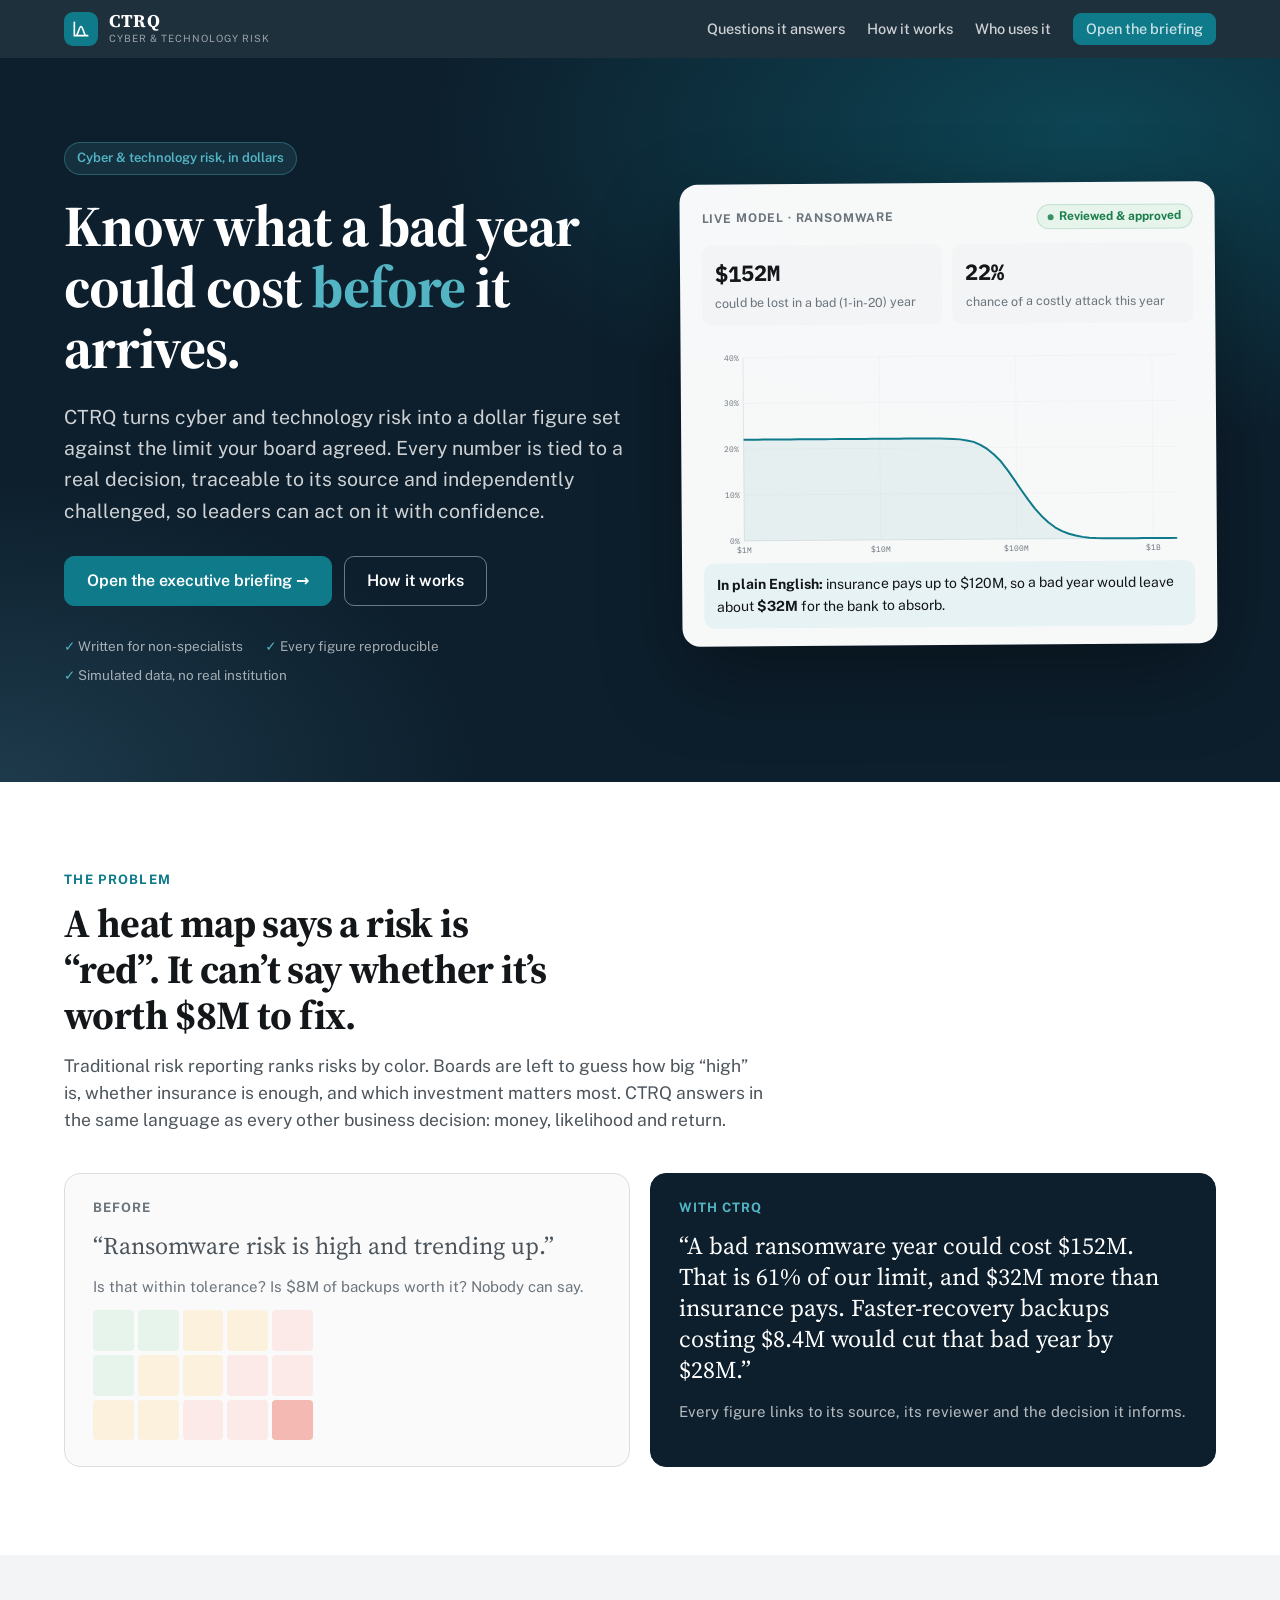
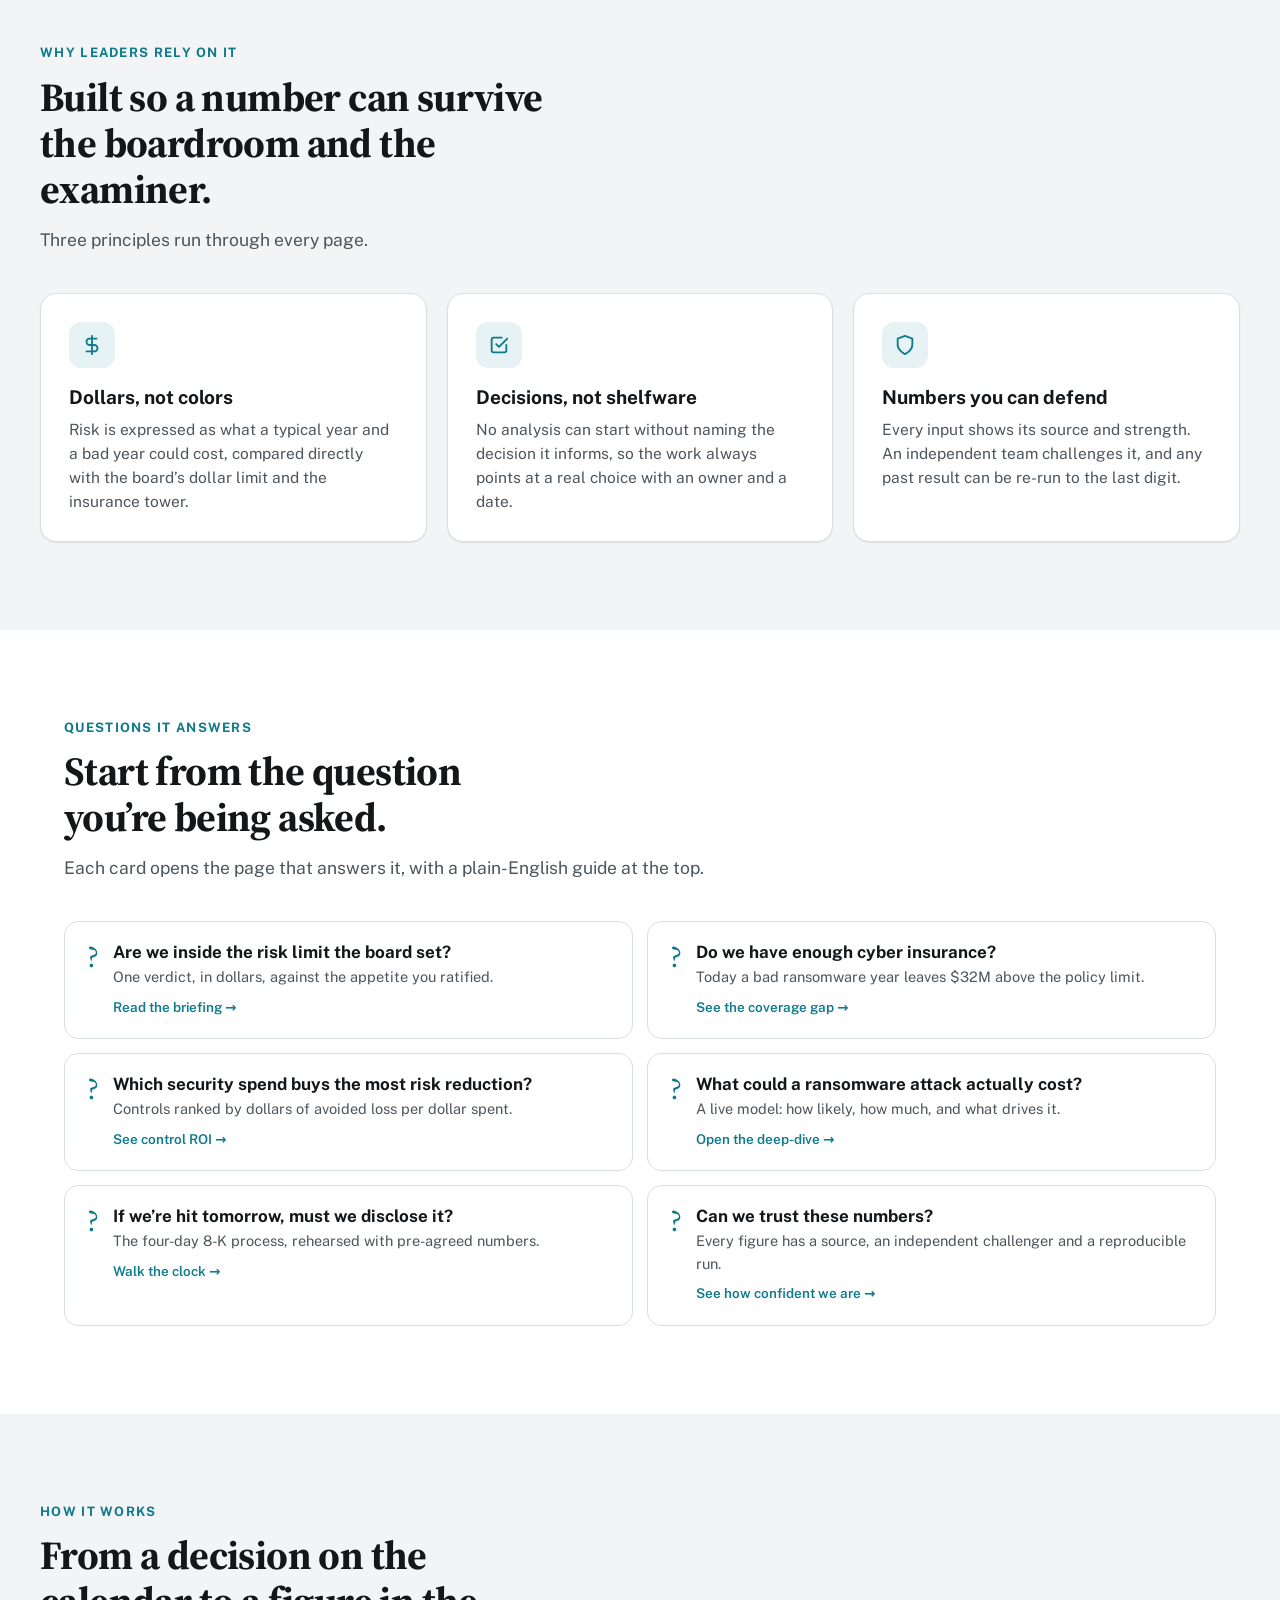
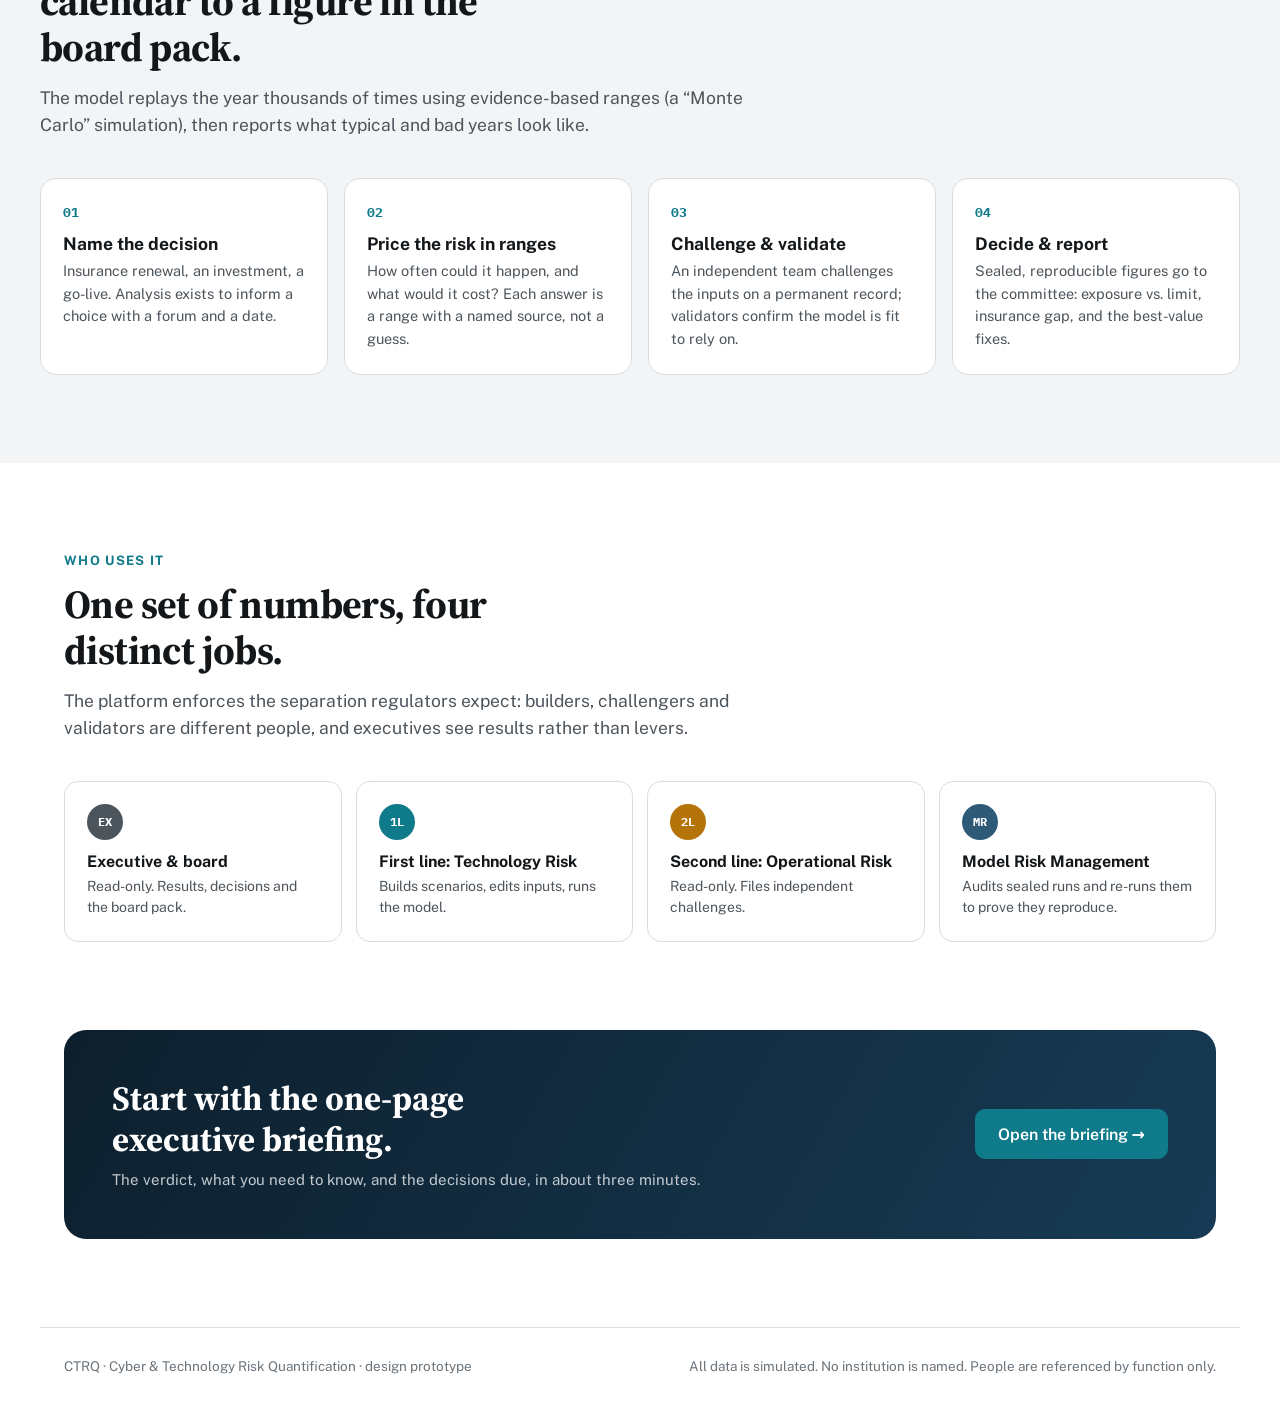
<file: index.html>
<!DOCTYPE html>
<html lang="en">
<head>
  <meta charset="utf-8">
  <meta name="viewport" content="width=device-width, initial-scale=1">
  <title>CTRQ: Cyber &amp; Technology Risk Quantification</title>
  <meta name="description" content="Cyber and technology risk in dollars, set against the limit the board agreed. Every figure tied to a decision, traceable to its source and reproducible. Interactive prototype with simulated data.">
  <meta name="theme-color" content="#0D1F2D">
  <meta property="og:title" content="CTRQ: Cyber &amp; Technology Risk Quantification">
  <meta property="og:site_name" content="Emerging Tech Risk">
  <meta property="og:description" content="Know what a bad year could cost before it arrives. Cyber and technology risk in dollars, against board appetite, explained for executives.">
  <meta property="og:type" content="website">
  <meta property="og:url" content="https://emergingtechrisk.com/Cyber-Tech-Risk-Quantification/">
  <meta name="twitter:card" content="summary">
  <meta name="twitter:title" content="CTRQ: Cyber &amp; Technology Risk Quantification">
  <link rel="icon" href="data:image/svg+xml,%3Csvg xmlns='http://www.w3.org/2000/svg' viewBox='0 0 100 100'%3E%3Crect width='100' height='100' rx='22' fill='%230D1F2D'/%3E%3Crect x='24' y='24' width='52' height='52' rx='11' fill='%230E7A8A'/%3E%3Cpath d='M33 64c6 0 8-26 17-26s11 26 17 26' fill='none' stroke='%23fff' stroke-width='5' stroke-linecap='round'/%3E%3C/svg%3E">
  <link rel="preconnect" href="https://fonts.googleapis.com">
  <link rel="preconnect" href="https://fonts.gstatic.com" crossorigin>
  <link href="https://fonts.googleapis.com/css2?family=IBM+Plex+Mono:wght@400;600;700&family=Public+Sans:wght@400;500;600;700;800&family=Source+Serif+4:opsz,wght@8..60,600;8..60,700&display=swap" rel="stylesheet">
  <link rel="stylesheet" href="assets/css/styles.css">
</head>
<body>
  <div id="app" aria-live="off"></div>
  <noscript><div style="padding:24px;font-family:sans-serif">This interactive prototype needs JavaScript enabled.</div></noscript>
  <script src="assets/js/engine.js"></script>
  <script src="assets/js/data.js"></script>
  <script src="assets/js/app.js"></script>
</body>
</html>
</file>
<file: assets/css/styles.css>
/* CTRQ design system. Tokens first, then layout, components, pages, responsive, print. */

:root {
  --ink: #0D1F2D;
  --ink-2: #16324A;
  --accent: #0E7A8A;
  --accent-hover: #0C6875;
  --accent-tint: #E6F2F4;
  --accent-line: #BFDEE3;
  --accent-bright: #53B4C4;
  --steel: #4E8CA8;
  --steel-dark: #2E5A78;
  --canvas: #F2F4F5;
  --card: #FFFFFF;
  --line: #D9DEE3;
  --line-soft: #ECEFF2;
  --line-strong: #BCC2C8;
  --text: #14171A;
  --text-2: #4D555C;
  --text-3: #6B747C;
  --text-4: #8A939B;

  --ok: #1B7F4B;   --ok-bg: #E7F4EC;   --ok-line: #BFE0CC;
  --warn: #8A5A06; --warn-bg: #FBF1DD; --warn-line: #ECD3A0; --warn-fill: #E0B45C;
  --danger: #B3261E; --danger-bg: #FBEAE8; --danger-line: #EFC4BF; --critical: #8E1B12;
  --info: #2E5A78; --info-bg: #E8F0F6; --info-line: #C9DCE9;
  --neutral-bg: #F4F5F6; --neutral-line: #D7DBDF;
  --t3: #E0B45C;

  --font-ui: "Public Sans", system-ui, -apple-system, "Segoe UI", sans-serif;
  --font-display: "Source Serif 4", Georgia, "Times New Roman", serif;
  --font-mono: "IBM Plex Mono", ui-monospace, "SF Mono", Menlo, monospace;

  --r-card: 12px; --r-ctl: 8px;
  --shadow-1: 0 1px 2px rgba(13,31,45,0.05), 0 1px 1px rgba(13,31,45,0.03);
  --shadow-2: 0 8px 24px rgba(13,31,45,0.08), 0 2px 6px rgba(13,31,45,0.05);
  --shadow-3: 0 24px 60px rgba(13,31,45,0.22);
  --ease: cubic-bezier(0.2, 0, 0, 1);
}

* { box-sizing: border-box; }
html, body { margin: 0; padding: 0; }
body {
  background: var(--canvas); color: var(--text);
  font-family: var(--font-ui); font-size: 15px; line-height: 1.55;
  -webkit-font-smoothing: antialiased; text-rendering: optimizeLegibility;
}
a { color: var(--accent); text-decoration: none; }
a:hover { color: var(--accent-hover); text-decoration: underline; text-underline-offset: 2px; }
button, input, select, textarea { font: inherit; color: inherit; }
button { cursor: pointer; }
:focus-visible { outline: 3px solid rgba(14,122,138,0.45); outline-offset: 2px; border-radius: 4px; }
input[type="range"], input[type="checkbox"], input[type="radio"] { accent-color: var(--accent); }
h1, h2, h3, h4 { margin: 0; line-height: 1.2; }
p { margin: 0 0 0.8em; }
p:last-child { margin-bottom: 0; }
ul, ol { margin: 0; padding-left: 1.2em; }
.mono { font-family: var(--font-mono); font-variant-numeric: tabular-nums; }
.serif { font-family: var(--font-display); }
.muted { color: var(--text-3); }
.small { font-size: 13px; }
.xs { font-size: 12px; }
.nowrap { white-space: nowrap; }
.sr-only { position: absolute; width: 1px; height: 1px; padding: 0; margin: -1px; overflow: hidden; clip: rect(0,0,0,0); white-space: nowrap; border: 0; }
.skip-link { position: absolute; left: 12px; top: -60px; background: var(--ink); color: #fff; padding: 10px 14px; border-radius: 8px; z-index: 200; }
.skip-link:focus { top: 12px; color: #fff; }

@keyframes fadeUp { from { opacity: 0; transform: translateY(8px); } to { opacity: 1; transform: none; } }
@keyframes toastIn { from { opacity: 0; transform: translateY(10px); } to { opacity: 1; transform: none; } }
@keyframes pulse { 0%,100% { opacity: 1; } 50% { opacity: 0.45; } }
@media (prefers-reduced-motion: reduce) { *, *::before, *::after { animation: none !important; transition: none !important; } }

/* ============ Buttons ============ */
.btn {
  display: inline-flex; align-items: center; justify-content: center; gap: 8px;
  min-height: 40px; padding: 9px 16px; border-radius: var(--r-ctl);
  border: 1px solid var(--line-strong); background: #fff; color: var(--text);
  font-size: 14px; font-weight: 600; line-height: 1.2; text-decoration: none;
  transition: background 140ms var(--ease), border-color 140ms var(--ease), color 140ms var(--ease), transform 140ms var(--ease);
}
.btn:hover { border-color: var(--accent); color: var(--accent); text-decoration: none; }
.btn-primary { background: var(--accent); border-color: var(--accent); color: #fff; }
.btn-primary:hover { background: var(--accent-hover); border-color: var(--accent-hover); color: #fff; }
.btn-dark { background: var(--ink); border-color: var(--ink); color: #fff; }
.btn-dark:hover { background: var(--ink-2); color: #fff; border-color: var(--ink-2); }
.btn-ghost { background: transparent; border-color: transparent; color: var(--accent); padding-left: 6px; padding-right: 6px; }
.btn-ghost:hover { background: var(--accent-tint); }
.btn-lg { min-height: 50px; padding: 13px 22px; font-size: 16px; border-radius: 10px; }
.btn-sm { min-height: 32px; padding: 6px 12px; font-size: 13px; }
.btn[disabled], .btn.is-locked { background: #EEF0F2; border-color: #E1E4E7; color: #97A0A8; cursor: not-allowed; }
.btn-row { display: flex; gap: 10px; flex-wrap: wrap; align-items: center; }

.info-btn {
  display: inline-grid; place-items: center; width: 20px; height: 20px; flex: none;
  border-radius: 50%; border: 1px solid var(--line-strong); background: #fff; color: var(--text-3);
  font-family: var(--font-display); font-style: italic; font-weight: 600; font-size: 12.5px; line-height: 1; padding: 0;
  vertical-align: -4px; transition: all 120ms var(--ease);
}
.info-btn:hover { border-color: var(--accent); color: var(--accent); background: var(--accent-tint); }
.on-dark .info-btn { background: transparent; border-color: rgba(255,255,255,0.4); color: rgba(255,255,255,0.8); }
.on-dark .info-btn:hover { border-color: #fff; color: #fff; background: rgba(255,255,255,0.1); }
.term { border-bottom: 1px dotted currentColor; cursor: help; background: none; border-top: 0; border-left: 0; border-right: 0; padding: 0; color: inherit; font: inherit; }
.term:hover { color: var(--accent); }

/* ============ Chips / badges ============ */
.chip { display: inline-flex; align-items: center; gap: 6px; padding: 2px 10px; border-radius: 999px; font-size: 12px; font-weight: 700; line-height: 1.6; white-space: nowrap; border: 1px solid; }
.chip::before { content: ""; width: 6px; height: 6px; border-radius: 50%; background: currentColor; opacity: 0.85; }
.chip.plain::before { display: none; }
.tone-ok { background: var(--ok-bg); color: var(--ok); border-color: var(--ok-line); }
.tone-warn { background: var(--warn-bg); color: var(--warn); border-color: var(--warn-line); }
.tone-danger { background: var(--danger-bg); color: var(--critical); border-color: var(--danger-line); }
.tone-info { background: var(--info-bg); color: var(--info); border-color: var(--info-line); }
.tone-neutral { background: var(--neutral-bg); color: var(--text-2); border-color: var(--neutral-line); }
.tone-accent { background: var(--accent-tint); color: #0C5560; border-color: var(--accent-line); }
.tier { display: inline-block; font-family: var(--font-mono); font-size: 11.5px; font-weight: 700; padding: 1px 7px; border-radius: 5px; border: 1px solid; white-space: nowrap; }
.tier-T1 { background: var(--ink); color: #fff; border-color: var(--ink); }
.tier-T2 { background: var(--info-bg); color: var(--info); border-color: var(--info-line); }
.tier-T3 { background: var(--warn-bg); color: var(--warn); border-color: var(--warn-line); }

/* ============ Cards ============ */
.card { background: var(--card); border: 1px solid var(--line); border-radius: var(--r-card); padding: 20px 22px; box-shadow: var(--shadow-1); min-width: 0; }
.card-dark { background: var(--ink); border-color: var(--ink); color: #fff; }
.card-head { display: flex; align-items: center; justify-content: space-between; gap: 10px; margin-bottom: 14px; flex-wrap: wrap; }
.card-title { display: flex; align-items: center; gap: 8px; font-size: 13px; font-weight: 700; letter-spacing: 0.06em; text-transform: uppercase; color: var(--text-3); }
.card-dark .card-title { color: rgba(255,255,255,0.6); }
.card-sub { font-size: 13.5px; color: var(--text-3); margin: -8px 0 14px; }
.card-foot { font-size: 13px; color: var(--text-3); margin-top: 14px; padding-top: 12px; border-top: 1px solid var(--line-soft); }
.grid { display: grid; gap: 16px; }
.g-2 { grid-template-columns: repeat(2, minmax(0, 1fr)); }
.g-3 { grid-template-columns: repeat(3, minmax(0, 1fr)); }
.g-auto { grid-template-columns: repeat(auto-fit, minmax(220px, 1fr)); }
.g-side { grid-template-columns: minmax(0, 1.6fr) minmax(0, 1fr); align-items: start; }
.stack { display: grid; gap: 16px; align-content: start; }
.section { margin-bottom: 20px; }
.section-title { font-family: var(--font-display); font-size: 22px; font-weight: 700; margin: 30px 0 12px; display: flex; align-items: center; gap: 10px; }
.section-title:first-child { margin-top: 0; }
.section-lede { color: var(--text-2); margin: -4px 0 14px; max-width: 72ch; }

/* KPI tiles */
.kpi { display: flex; flex-direction: column; gap: 4px; }
.kpi-label { display: flex; align-items: center; gap: 8px; font-size: 13px; font-weight: 600; color: var(--text-2); }
.card-dark .kpi-label { color: rgba(255,255,255,0.72); }
.kpi-value { font-family: var(--font-mono); font-variant-numeric: tabular-nums; font-size: 32px; font-weight: 600; letter-spacing: -0.02em; line-height: 1.15; }
.kpi-value small { font-size: 16px; color: var(--text-3); font-weight: 500; }
.kpi-note { font-size: 13px; color: var(--text-3); }
.card-dark .kpi-note { color: rgba(255,255,255,0.68); }
.kpi-tech { font-family: var(--font-mono); font-size: 11.5px; color: var(--text-4); letter-spacing: 0.02em; }
.card-dark .kpi-tech { color: rgba(255,255,255,0.45); }

/* meters */
.meter { height: 8px; background: #EDF0F2; border-radius: 99px; overflow: hidden; position: relative; }
.card-dark .meter { background: rgba(255,255,255,0.14); }
.meter > span { display: block; height: 100%; border-radius: 99px; }
.fill-ok { background: var(--ok); } .fill-warn { background: var(--warn-fill); } .fill-danger { background: var(--danger); } .fill-accent { background: var(--accent); } .fill-ink { background: var(--ink); } .fill-steel { background: var(--steel); }

/* callouts */
.callout { display: flex; gap: 14px; padding: 16px 18px; border-radius: var(--r-card); border: 1px solid; align-items: flex-start; }
.callout-icon { flex: none; width: 28px; height: 28px; border-radius: 8px; display: grid; place-items: center; font-weight: 800; font-size: 14px; }
.callout h4 { font-size: 15px; margin-bottom: 3px; }
.callout p { font-size: 14px; color: var(--text-2); }
.callout.tone-ok .callout-icon { background: var(--ok); color: #fff; }
.callout.tone-warn .callout-icon { background: var(--warn-fill); color: var(--ink); }
.callout.tone-danger .callout-icon { background: var(--danger); color: #fff; }
.callout.tone-info .callout-icon { background: var(--info); color: #fff; }
.callout.tone-accent .callout-icon { background: var(--accent); color: #fff; }
.callout h4, .callout p { color: var(--text); }
.callout p { color: var(--text-2); }

/* page guide ("About this page") */
.page-guide { background: #fff; border: 1px solid var(--accent-line); border-radius: var(--r-card); margin-bottom: 22px; box-shadow: var(--shadow-1); overflow: hidden; }
.page-guide summary { list-style: none; cursor: pointer; display: flex; align-items: center; gap: 12px; padding: 14px 18px; background: linear-gradient(90deg, var(--accent-tint), #fff 70%); }
.page-guide summary::-webkit-details-marker { display: none; }
.page-guide .pg-badge { flex: none; width: 30px; height: 30px; border-radius: 8px; background: var(--accent); color: #fff; display: grid; place-items: center; font-family: var(--font-display); font-style: italic; font-weight: 700; }
.page-guide .pg-what { flex: 1; font-size: 15px; color: var(--text); }
.page-guide .pg-what b { display: block; font-size: 12px; letter-spacing: 0.07em; text-transform: uppercase; color: #0C5560; margin-bottom: 1px; }
.page-guide .pg-toggle { flex: none; font-size: 13px; font-weight: 600; color: var(--accent); white-space: nowrap; }
.page-guide .pg-toggle::after { content: " \25BE"; }
.page-guide[open] .pg-toggle::after { content: " \25B4"; }
.page-guide .pg-body { display: grid; grid-template-columns: 1fr 1fr; gap: 0; border-top: 1px solid var(--line-soft); }
.page-guide .pg-col { padding: 14px 18px 16px; }
.page-guide .pg-col + .pg-col { border-left: 1px solid var(--line-soft); }
.page-guide h5 { margin: 0 0 6px; font-size: 12px; letter-spacing: 0.07em; text-transform: uppercase; color: var(--text-3); }
.page-guide li { font-size: 14px; color: var(--text-2); margin-bottom: 5px; }

/* tables */
.table-wrap { overflow-x: auto; -webkit-overflow-scrolling: touch; margin: 0 -22px; padding: 0 22px; }
table.tbl { width: 100%; border-collapse: collapse; font-size: 14px; }
.tbl th { text-align: left; font-size: 12px; font-weight: 700; letter-spacing: 0.05em; text-transform: uppercase; color: var(--text-3); padding: 0 12px 10px; border-bottom: 1px solid var(--line); white-space: nowrap; }
.tbl td { padding: 12px; border-bottom: 1px solid var(--line-soft); vertical-align: top; }
.tbl tr:last-child td { border-bottom: 0; }
.tbl th:first-child, .tbl td:first-child { padding-left: 0; }
.tbl th:last-child, .tbl td:last-child { padding-right: 0; }
.tbl .num { text-align: right; font-family: var(--font-mono); font-variant-numeric: tabular-nums; white-space: nowrap; }
.tbl tr.clickable { cursor: pointer; }
.tbl tr.clickable:hover td { background: #F7F9FA; }
.tbl .t-main { font-weight: 600; }
.tbl .t-sub { font-size: 13px; color: var(--text-3); margin-top: 2px; }

/* list rows */
.rows > * { padding: 12px 0; border-bottom: 1px solid var(--line-soft); }
.rows > *:last-child { border-bottom: 0; }
.kv { display: flex; justify-content: space-between; gap: 12px; font-size: 14px; padding: 9px 0; border-bottom: 1px solid var(--line-soft); }
.kv:last-child { border-bottom: 0; }
.kv > span:first-child { color: var(--text-2); }
.kv > span:last-child { font-weight: 600; text-align: right; }

/* ============ App shell ============ */
.app { display: flex; min-height: 100vh; }
.sidebar { width: 268px; flex: none; background: var(--ink); color: #fff; display: flex; flex-direction: column; position: sticky; top: 0; height: 100vh; }
.brand { display: flex; align-items: center; gap: 11px; padding: 18px 18px 16px; border-bottom: 1px solid rgba(255,255,255,0.08); color: #fff; text-decoration: none; }
.brand:hover { text-decoration: none; color: #fff; }
.brand-mark { width: 34px; height: 34px; border-radius: 9px; background: var(--accent); display: grid; place-items: center; flex: none; }
.brand-name { font-family: var(--font-display); font-weight: 700; font-size: 18px; letter-spacing: 0.04em; line-height: 1.05; display: block; }
.brand-sub { display: block; font-size: 10px; letter-spacing: 0.1em; text-transform: uppercase; color: rgba(255,255,255,0.55); }
.nav { padding: 12px 12px; flex: 1; overflow-y: auto; }
.nav-group { margin-bottom: 14px; }
.nav-label { font-size: 10.5px; font-weight: 700; letter-spacing: 0.1em; text-transform: uppercase; color: rgba(255,255,255,0.42); padding: 0 10px 6px; }
.nav-item { display: flex; align-items: center; gap: 11px; padding: 8px 10px; border-radius: 8px; color: rgba(255,255,255,0.78); text-decoration: none; margin-bottom: 1px; transition: background 120ms var(--ease), color 120ms var(--ease); }
.nav-item:hover { background: rgba(255,255,255,0.06); color: #fff; text-decoration: none; }
.nav-item svg { flex: none; stroke: rgba(255,255,255,0.55); }
.nav-item .nl { display: grid; line-height: 1.25; min-width: 0; }
.nav-item .nl b { font-size: 14px; font-weight: 600; }
.nav-item .nl small { font-size: 11.5px; color: rgba(255,255,255,0.48); white-space: nowrap; overflow: hidden; text-overflow: ellipsis; }
.nav-item.active { background: rgba(83,180,196,0.16); color: #fff; box-shadow: inset 3px 0 0 var(--accent-bright); }
.nav-item.active svg { stroke: var(--accent-bright); }
.nav-hint { margin: 4px 10px 0; font-size: 12px; color: rgba(255,255,255,0.5); line-height: 1.45; }
.nav-hint button { background: none; border: 0; color: var(--accent-bright); padding: 0; font-size: 12px; font-weight: 600; }
.sidebar-foot { padding: 14px 16px; border-top: 1px solid rgba(255,255,255,0.08); display: flex; align-items: center; gap: 10px; }
.avatar { width: 36px; height: 36px; border-radius: 50%; display: grid; place-items: center; font-family: var(--font-mono); font-size: 12px; font-weight: 700; color: #fff; flex: none; }
.av-neutral { background: #4D555C; } .av-accent { background: var(--accent); } .av-warn { background: #B5740A; } .av-info { background: var(--steel-dark); }
.sidebar-foot .who { line-height: 1.3; min-width: 0; }
.sidebar-foot .who b { display: block; font-size: 13px; white-space: nowrap; overflow: hidden; text-overflow: ellipsis; }
.sidebar-foot .who small { font-size: 11.5px; color: rgba(255,255,255,0.55); }

.main { flex: 1; min-width: 0; display: flex; flex-direction: column; }
.topbar { position: sticky; top: 0; z-index: 40; background: rgba(255,255,255,0.94); backdrop-filter: saturate(1.4) blur(8px); border-bottom: 1px solid var(--line); display: flex; align-items: center; gap: 16px; padding: 10px 28px; min-height: 68px; }
.menu-btn { display: none; width: 42px; height: 42px; border: 1px solid var(--line-strong); border-radius: 10px; background: #fff; place-items: center; flex: none; padding: 0; }
.page-head { flex: 1; min-width: 0; }
.crumb { font-size: 12px; color: var(--text-3); display: flex; gap: 6px; align-items: center; }
.crumb a { color: var(--text-3); }
.page-title { font-family: var(--font-display); font-size: 22px; font-weight: 700; letter-spacing: -0.01em; white-space: nowrap; overflow: hidden; text-overflow: ellipsis; }
.sim-pill { font-size: 12px; font-weight: 600; color: var(--warn); background: var(--warn-bg); border: 1px solid var(--warn-line); padding: 4px 11px; border-radius: 999px; white-space: nowrap; }
.role-switch { display: flex; align-items: center; gap: 8px; }
.role-switch label { font-size: 12px; color: var(--text-3); font-weight: 600; white-space: nowrap; }
.seg { display: inline-flex; border: 1px solid var(--line-strong); border-radius: 10px; padding: 3px; background: #fff; gap: 2px; }
.seg button { border: 0; background: transparent; padding: 6px 12px; border-radius: 7px; font-size: 13px; font-weight: 600; color: var(--text-2); white-space: nowrap; }
.seg button:hover { background: var(--canvas); color: var(--text); }
.seg button[aria-pressed="true"] { background: var(--ink); color: #fff; }
.role-strip { display: flex; align-items: center; gap: 12px; padding: 9px 28px; font-size: 13.5px; border-bottom: 1px solid; }
.role-strip b { white-space: nowrap; }
.role-strip span { flex: 1; min-width: 0; }
.content { width: 100%; max-width: 1240px; margin: 0 auto; padding: 28px 28px 72px; animation: fadeUp 260ms var(--ease); }
.page-intro { display: flex; justify-content: space-between; align-items: flex-end; gap: 8px 20px; margin-bottom: 18px; flex-wrap: wrap; }
.page-intro p { margin: 0; color: var(--text-2); max-width: 70ch; font-size: 15.5px; }
.asof { font-family: var(--font-mono); font-size: 12px; color: var(--text-3); white-space: nowrap; }

/* ============ Executive briefing ============ */
.verdict { display: grid; grid-template-columns: auto 1fr auto; gap: 20px; align-items: center; padding: 24px 26px; border-radius: 16px; background: linear-gradient(120deg, var(--ink) 0%, #143049 100%); color: #fff; box-shadow: var(--shadow-2); margin-bottom: 18px; }
.verdict-badge { width: 64px; height: 64px; border-radius: 16px; display: grid; place-items: center; background: var(--warn-fill); color: var(--ink); font-weight: 800; font-size: 13px; letter-spacing: 0.06em; text-transform: uppercase; text-align: center; line-height: 1.1; }
.verdict-badge.ok { background: #5CC48C; } .verdict-badge.danger { background: #E86A5E; color: #fff; }
.verdict-kicker { font-size: 12px; letter-spacing: 0.09em; text-transform: uppercase; color: rgba(255,255,255,0.6); font-weight: 700; margin-bottom: 4px; }
.verdict h2 { font-family: var(--font-display); font-size: 25px; font-weight: 700; line-height: 1.25; letter-spacing: -0.01em; }
.verdict p { margin: 8px 0 0; color: rgba(255,255,255,0.78); font-size: 15px; max-width: 75ch; }
.verdict-gauge { width: 190px; }
.verdict-gauge .big { font-family: var(--font-mono); font-size: 34px; font-weight: 600; line-height: 1; }
.verdict-gauge .lab { font-size: 12.5px; color: rgba(255,255,255,0.66); margin: 4px 0 10px; }

.know-list { counter-reset: know; display: grid; gap: 12px; }
.know { display: grid; grid-template-columns: 40px 1fr; gap: 14px; padding: 18px 20px; background: #fff; border: 1px solid var(--line); border-radius: var(--r-card); box-shadow: var(--shadow-1); }
.know-n { width: 36px; height: 36px; border-radius: 10px; display: grid; place-items: center; font-family: var(--font-mono); font-weight: 700; font-size: 14px; }
.know h4 { font-size: 16.5px; margin-bottom: 4px; }
.know p { color: var(--text-2); font-size: 14.5px; margin-bottom: 8px; }
.know .so { font-size: 14px; background: var(--canvas); border-radius: 8px; padding: 9px 12px; color: var(--text); }
.know .so b { color: #0C5560; }
.know .meta { display: flex; gap: 14px; flex-wrap: wrap; margin-top: 8px; font-size: 13px; }

.decision-card { display: grid; grid-template-columns: 1fr auto; gap: 8px 18px; padding: 18px 20px; border: 1px solid var(--line); border-radius: var(--r-card); background: #fff; box-shadow: var(--shadow-1); }
.decision-card h4 { font-size: 16px; }
.decision-card .dmeta { font-size: 13px; color: var(--text-3); margin-top: 2px; }
.decision-card .due { text-align: right; }
.decision-card .due b { display: block; font-family: var(--font-mono); font-size: 15px; }
.decision-card .dbody { grid-column: 1 / -1; display: grid; grid-template-columns: 1fr 1fr; gap: 12px; margin-top: 6px; }
.decision-card .dbox { background: var(--canvas); border-radius: 9px; padding: 11px 13px; font-size: 14px; }
.decision-card .dbox h5 { margin: 0 0 4px; font-size: 11.5px; letter-spacing: 0.07em; text-transform: uppercase; color: var(--text-3); }
.decision-card .dbox.rec { background: var(--accent-tint); }
.decision-card .dbox.rec h5 { color: #0C5560; }

.confidence { display: grid; grid-template-columns: repeat(4, minmax(0,1fr)); gap: 12px; }
.confidence.c2 { grid-template-columns: repeat(2, minmax(0,1fr)); }
#main:focus { outline: none; }
.conf-item { padding: 14px 16px; border-radius: 10px; background: var(--canvas); }
.conf-item .ci-top { display: flex; align-items: center; justify-content: space-between; gap: 6px; font-size: 13px; color: var(--text-2); font-weight: 600; margin-bottom: 4px; }
.conf-item .ci-val { font-size: 17px; font-weight: 700; }
.conf-item .ci-note { font-size: 13px; color: var(--text-3); margin-top: 2px; }

/* ============ Scenario bars ============ */
.sbar { display: grid; grid-template-columns: 230px 1fr 84px; gap: 14px; align-items: center; padding: 9px 10px; border-radius: 8px; cursor: pointer; text-decoration: none; color: inherit; }
.sbar:hover { background: #F5F7F8; text-decoration: none; color: inherit; }
.sbar .sname { font-size: 14px; font-weight: 600; white-space: nowrap; overflow: hidden; text-overflow: ellipsis; }
.sbar .sstat { font-size: 12px; font-weight: 600; }
.sbar .track { position: relative; height: 16px; background: #EDF0F2; border-radius: 4px; }
.sbar .track > .fill { position: absolute; left: 0; top: 0; bottom: 0; border-radius: 4px; min-width: 3px; }
.sbar .track > .fill.hatch { background-image: repeating-linear-gradient(45deg, rgba(255,255,255,0.35) 0 4px, transparent 4px 8px); }
.sbar .track > .tick { position: absolute; top: -4px; bottom: -4px; width: 2px; background: var(--ink); }
.sbar .sval { text-align: right; font-family: var(--font-mono); font-weight: 600; font-size: 14px; }
.legend { display: flex; gap: 6px 16px; flex-wrap: wrap; font-size: 12.5px; color: var(--text-2); }
.legend i { display: inline-block; width: 12px; height: 12px; border-radius: 3px; vertical-align: -2px; margin-right: 6px; }

.mix { display: flex; height: 10px; border-radius: 99px; overflow: hidden; min-width: 90px; }
.mix > span:nth-child(1) { background: var(--ink); } .mix > span:nth-child(2) { background: var(--steel); } .mix > span:nth-child(3) { background: var(--t3); }

.hbar { display: grid; grid-template-columns: 200px 1fr 74px; gap: 12px; align-items: center; padding: 6px 0; font-size: 14px; }
.hbar .htrack { height: 12px; background: #EDF0F2; border-radius: 4px; overflow: hidden; }
.hbar .htrack > span { display: block; height: 100%; border-radius: 4px; }
.hbar .hval { text-align: right; font-family: var(--font-mono); font-size: 13.5px; font-weight: 600; }

/* timeline */
.tl { display: grid; gap: 0; }
.tl-item { display: grid; grid-template-columns: 56px auto 1fr; gap: 12px; align-items: baseline; padding: 10px 0; border-bottom: 1px solid var(--line-soft); font-size: 14px; }
.tl-item:last-child { border-bottom: 0; }

/* ============ Charts ============ */
.chart-wrap { position: relative; }
.chart-wrap svg { width: 100%; height: auto; display: block; overflow: visible; }
.chart-wrap svg text { font-family: var(--font-mono); }
.chart-hint { font-size: 12.5px; color: var(--text-3); margin-top: 6px; }
.lec-readout { min-height: 46px; padding: 10px 14px; border-radius: 9px; background: var(--canvas); font-size: 14px; margin-top: 10px; }
.lec-readout b { font-family: var(--font-mono); }

.reading { background: var(--accent-tint); border: 1px solid var(--accent-line); border-radius: var(--r-card); padding: 18px 20px; }
.reading h4 { font-size: 12.5px; letter-spacing: 0.07em; text-transform: uppercase; color: #0C5560; margin-bottom: 8px; }
.reading ul { padding-left: 1.1em; }
.reading li { margin-bottom: 6px; font-size: 15px; }
.reading li b { font-family: var(--font-mono); font-weight: 700; }

.pct-grid { display: grid; grid-template-columns: repeat(auto-fit, minmax(118px, 1fr)); gap: 10px; }
.pct { border: 1px solid var(--line); border-radius: 10px; padding: 11px 13px; background: #fff; }
.pct .pl { font-size: 12.5px; font-weight: 600; color: var(--text-2); }
.pct .pt { font-family: var(--font-mono); font-size: 11px; color: var(--text-4); }
.pct .pv { font-family: var(--font-mono); font-size: 21px; font-weight: 600; margin-top: 3px; }
.pct.hi { background: var(--danger-bg); border-color: var(--danger-line); }
.pct.hi .pv, .pct.hi .pl { color: var(--critical); }
.pct.mid { background: var(--warn-bg); border-color: var(--warn-line); }
.pct.mid .pv, .pct.mid .pl { color: var(--warn); }

.slider { margin-bottom: 16px; }
.slider-top { display: flex; justify-content: space-between; gap: 10px; font-size: 14px; margin-bottom: 4px; }
.slider-top b { font-family: var(--font-mono); color: var(--accent); }
.slider input[type="range"] { width: 100%; }
.slider .sl-note { font-size: 12.5px; color: var(--text-3); }
.live-badge { font-size: 12px; font-weight: 700; letter-spacing: 0.04em; }
.live-badge.on { color: var(--accent); }
.live-badge.on::before { content: "\25CF "; animation: pulse 1.6s infinite; }
.live-badge.off { color: var(--text-4); }

/* tower */
.tower { position: relative; padding-top: 30px; }
.tower-bar { position: relative; height: 46px; border-radius: 8px; background: #F4F6F7; overflow: hidden; border: 1px solid var(--line); }
.tower-seg { position: absolute; top: 0; bottom: 0; display: flex; align-items: center; justify-content: center; color: #fff; font-size: 12px; font-weight: 700; white-space: nowrap; overflow: hidden; border-right: 1px solid rgba(255,255,255,0.5); }
.tower-gap { position: absolute; top: 0; bottom: 0; background: repeating-linear-gradient(45deg, rgba(192,57,43,0.35) 0 6px, rgba(192,57,43,0.1) 6px 12px); border: 2px solid var(--danger); border-radius: 0 6px 6px 0; }
.tower-mark { position: absolute; top: 22px; bottom: -6px; width: 2px; }
.tower-mlabel { position: absolute; top: 0; transform: translateX(-50%); font-family: var(--font-mono); font-size: 12px; font-weight: 700; white-space: nowrap; }
.tower-axis { position: relative; height: 22px; margin-top: 8px; }
.tower-axis span { position: absolute; transform: translateX(-50%); font-family: var(--font-mono); font-size: 11.5px; color: var(--text-3); }

.gap-hero { display: flex; gap: 18px; align-items: center; padding: 16px 18px; border-radius: 10px; background: var(--danger-bg); border: 1px solid var(--danger-line); margin-bottom: 18px; }
.gap-hero.ok { background: var(--ok-bg); border-color: var(--ok-line); }
.gap-hero .gv { font-family: var(--font-mono); font-size: 30px; font-weight: 700; color: var(--critical); white-space: nowrap; }
.gap-hero.ok .gv { color: var(--ok); }
.gap-hero .gl { font-size: 12px; font-weight: 700; letter-spacing: 0.06em; text-transform: uppercase; color: var(--critical); }
.gap-hero.ok .gl { color: var(--ok); }

.roi-bar { display: flex; align-items: center; gap: 8px; }
.roi-bar span.b { height: 8px; border-radius: 4px; background: var(--accent); }
.roi-bar span.b.low { background: var(--line-strong); }

/* wizard */
.steps { display: flex; gap: 8px; margin-bottom: 18px; flex-wrap: wrap; }
.step { display: flex; align-items: center; gap: 9px; padding: 8px 14px 8px 8px; border-radius: 999px; border: 1px solid var(--line); background: #fff; font-size: 14px; font-weight: 600; color: var(--text-3); }
.step .sn { width: 26px; height: 26px; border-radius: 50%; display: grid; place-items: center; background: var(--canvas); font-family: var(--font-mono); font-size: 12px; }
.step.on { background: var(--ink); border-color: var(--ink); color: #fff; }
.step.on .sn { background: var(--accent); color: #fff; }
.step.done { background: var(--accent-tint); border-color: var(--accent-line); color: #0C5560; }
.step.done .sn { background: var(--accent); color: #fff; }
.pick { display: flex; gap: 12px; align-items: center; width: 100%; text-align: left; padding: 13px 15px; border: 1px solid var(--line); border-radius: 10px; background: #fff; margin-bottom: 8px; }
.pick:hover { border-color: var(--accent); }
.pick[aria-pressed="true"] { border-color: var(--accent); background: var(--accent-tint); box-shadow: inset 0 0 0 1px var(--accent); }
.pick .dot { width: 18px; height: 18px; border-radius: 50%; border: 2px solid var(--line-strong); flex: none; }
.pick[aria-pressed="true"] .dot { border-color: var(--accent); background: radial-gradient(circle, var(--accent) 45%, transparent 50%); }
.tpl-grid { display: grid; grid-template-columns: repeat(3, minmax(0,1fr)); gap: 10px; }
.tpl-grid .pick { display: block; margin: 0; }
.input-num { width: 96px; padding: 7px 9px; border: 1px solid var(--line-strong); border-radius: 7px; font-family: var(--font-mono); background: #fff; }
.input-num:disabled { background: #F4F5F6; color: var(--text-3); }
select.sel, textarea.ta { width: 100%; padding: 9px 11px; border: 1px solid var(--line-strong); border-radius: 8px; background: #fff; }
textarea.ta { min-height: 100px; resize: vertical; }
.progress { height: 8px; background: #EDF0F2; border-radius: 99px; overflow: hidden; margin: 14px 0 6px; }
.progress > span { display: block; height: 100%; background: var(--accent); transition: width 110ms linear; }

/* ledger */
.ledger-entry { border: 1px solid var(--line); border-left: 4px solid var(--line-strong); border-radius: 10px; padding: 16px 18px; background: #fff; margin-bottom: 12px; box-shadow: var(--shadow-1); }
.ledger-entry.open { border-left-color: var(--danger); }
.ledger-entry.responded { border-left-color: var(--warn-fill); }
.ledger-entry.closed { border-left-color: var(--ok); }
.ledger-head { display: flex; gap: 10px; align-items: center; flex-wrap: wrap; margin-bottom: 8px; }
.ledger-resp { margin-top: 10px; padding: 10px 12px; background: var(--canvas); border-radius: 8px; font-size: 14px; }
.ledger-meta { margin-top: 10px; font-family: var(--font-mono); font-size: 11.5px; color: var(--text-4); word-break: break-word; }

/* materiality */
.clock { display: grid; grid-template-columns: repeat(5, minmax(0,1fr)); gap: 8px; margin-bottom: 18px; }
.clock-step { padding: 12px 14px; border-radius: 10px; border: 1px solid var(--line); background: #fff; }
.clock-step .cd { font-family: var(--font-mono); font-size: 12px; font-weight: 700; }
.clock-step .cl { font-weight: 700; font-size: 14.5px; margin-top: 2px; }
.clock-step .cs { font-size: 12.5px; color: var(--text-3); }
.clock-step.done { background: var(--ok-bg); border-color: var(--ok-line); } .clock-step.done .cd { color: var(--ok); }
.clock-step.active { background: var(--ink); border-color: var(--ink); color: #fff; } .clock-step.active .cd { color: var(--accent-bright); } .clock-step.active .cs { color: rgba(255,255,255,0.65); }
.clock-step.todo .cd, .clock-step.todo .cs { color: var(--text-4); }
.thresh { position: relative; height: 18px; background: #EDF0F2; border-radius: 4px; margin: 14px 0 6px; }
.thresh .range { position: absolute; top: 0; bottom: 0; background: var(--warn-fill); border-radius: 4px; opacity: 0.85; }
.thresh .line { position: absolute; top: -6px; bottom: -6px; width: 3px; background: var(--critical); }

/* board */
.board-layout { display: grid; grid-template-columns: 290px minmax(0, 1fr); gap: 18px; align-items: start; }
.board-controls { position: sticky; top: 90px; }
.toggle-row { display: flex; align-items: center; gap: 10px; padding: 8px 0; font-size: 14.5px; cursor: pointer; }
.toggle-row input { width: 18px; height: 18px; }
.paper { background: #fff; border: 1px solid var(--line); border-radius: 6px; box-shadow: var(--shadow-2); padding: 44px 48px; }
.paper-kicker { font-size: 12px; letter-spacing: 0.09em; text-transform: uppercase; color: var(--accent); font-weight: 700; }
.paper h2 { font-family: var(--font-display); font-size: 30px; margin: 6px 0 6px; }
.paper .byline { font-size: 13px; color: var(--text-3); padding-bottom: 18px; border-bottom: 2px solid var(--ink); margin-bottom: 22px; }
.paper section { margin-bottom: 26px; break-inside: avoid; }
.paper h3 { font-family: var(--font-display); font-size: 19px; margin-bottom: 10px; }
.paper li { margin-bottom: 6px; }
.paper .bottom-line { background: var(--canvas); border-left: 4px solid var(--accent); padding: 14px 16px; border-radius: 0 8px 8px 0; font-size: 15.5px; margin-bottom: 14px; }

/* integrations */
.integ { display: flex; flex-direction: column; gap: 8px; }
.integ .ih { display: flex; justify-content: space-between; gap: 10px; align-items: flex-start; }
.integ .ih b { font-size: 15px; }
.integ .im { display: flex; gap: 6px 14px; flex-wrap: wrap; font-family: var(--font-mono); font-size: 12px; color: var(--text-3); margin-top: auto; padding-top: 6px; border-top: 1px solid var(--line-soft); }

/* guide */
.flow { display: flex; gap: 8px; flex-wrap: wrap; }
.flow-step { flex: 1 1 150px; display: flex; gap: 10px; align-items: center; padding: 12px 14px; border-radius: 10px; background: var(--canvas); font-weight: 600; font-size: 14px; }
.flow-step span:first-child { font-family: var(--font-mono); color: var(--accent); font-weight: 700; }
.role-card h4 { font-size: 16px; }
.role-card .steps-list { counter-reset: s; list-style: none; padding: 0; }
.role-card .steps-list li { position: relative; padding: 7px 0 7px 34px; font-size: 14px; border-bottom: 1px solid var(--line-soft); }
.role-card .steps-list li::before { counter-increment: s; content: counter(s, decimal-leading-zero); position: absolute; left: 0; top: 7px; font-family: var(--font-mono); font-size: 12px; font-weight: 700; color: var(--accent); }
.checks { list-style: none; padding: 0; }
.checks li { padding: 4px 0 4px 24px; position: relative; font-size: 14px; }
.checks li::before { content: "\2713"; position: absolute; left: 0; color: var(--accent); font-weight: 800; }

/* glossary */
.gloss-search { width: 100%; max-width: 460px; padding: 11px 14px; border: 1px solid var(--line-strong); border-radius: 10px; background: #fff; margin-bottom: 16px; }
.gloss-item h4 { font-size: 16.5px; margin-bottom: 6px; font-family: var(--font-display); }
.gloss-item .gw { font-size: 14.5px; color: var(--text-2); }
.gloss-item .gy { margin-top: 10px; font-size: 14px; background: var(--accent-tint); padding: 10px 12px; border-radius: 8px; }
.gloss-item .gy b { color: #0C5560; }

/* ============ Popover (glossary dialog) ============ */
.scrim { position: fixed; inset: 0; background: rgba(13,31,45,0.5); z-index: 90; display: grid; place-items: center; padding: 18px; animation: fadeUp 160ms var(--ease); }
.dialog { background: #fff; border-radius: 16px; max-width: 520px; width: 100%; padding: 24px 26px 20px; box-shadow: var(--shadow-3); position: relative; max-height: 90vh; overflow: auto; }
.dialog .dk { font-size: 11.5px; font-weight: 700; letter-spacing: 0.09em; text-transform: uppercase; color: var(--accent); }
.dialog h3 { font-family: var(--font-display); font-size: 22px; margin: 4px 0 10px; padding-right: 30px; }
.dialog .dw { font-size: 15px; color: var(--text-2); }
.dialog .dy { margin-top: 14px; background: var(--accent-tint); border-radius: 10px; padding: 12px 14px; font-size: 14.5px; }
.dialog .dy b { display: block; color: #0C5560; font-size: 12px; letter-spacing: 0.07em; text-transform: uppercase; margin-bottom: 3px; }
.dialog .close-x { position: absolute; top: 14px; right: 14px; width: 34px; height: 34px; border-radius: 50%; border: 0; background: var(--canvas); font-size: 18px; color: var(--text-2); }
.dialog .close-x:hover { background: var(--line); }
.dialog .dfoot { display: flex; justify-content: space-between; align-items: center; margin-top: 16px; gap: 10px; }

.toast { position: fixed; right: 24px; bottom: 24px; max-width: 440px; background: var(--ink); color: #fff; padding: 14px 18px; border-radius: 12px; box-shadow: var(--shadow-3); z-index: 95; font-size: 14px; animation: toastIn 200ms var(--ease); display: flex; gap: 10px; }
.toast::before { content: "\2713"; color: var(--accent-bright); font-weight: 800; }
.drawer-scrim { display: none; }

/* ============ HERO / landing ============ */
.landing { background: #fff; }
.l-nav { position: sticky; top: 0; z-index: 50; background: rgba(13,31,45,0.92); backdrop-filter: blur(10px); }
.l-nav-in { max-width: 1200px; margin: 0 auto; padding: 12px 24px; display: flex; align-items: center; gap: 20px; }
.l-nav .brand { padding: 0; border: 0; }
.l-links { display: flex; gap: 22px; margin-left: auto; align-items: center; }
.l-links a { color: rgba(255,255,255,0.78); font-size: 14.5px; font-weight: 500; }
.l-links a:hover { color: #fff; text-decoration: none; }
.hero { position: relative; overflow: hidden; background: radial-gradient(1100px 520px at 85% 10%, rgba(14,122,138,0.42), transparent 60%), radial-gradient(800px 500px at 0% 100%, rgba(78,140,168,0.25), transparent 60%), var(--ink); color: #fff; }
.hero-in { max-width: 1200px; margin: 0 auto; padding: 84px 24px 96px; display: grid; grid-template-columns: minmax(0, 1.05fr) minmax(0, 1fr); gap: 56px; align-items: center; }
.eyebrow { display: inline-flex; align-items: center; gap: 8px; font-size: 13px; font-weight: 600; color: var(--accent-bright); background: rgba(83,180,196,0.12); border: 1px solid rgba(83,180,196,0.35); padding: 5px 12px; border-radius: 999px; margin-bottom: 20px; }
.hero h1 { font-family: var(--font-display); font-size: clamp(36px, 5vw, 58px); font-weight: 700; line-height: 1.06; letter-spacing: -0.02em; }
.hero h1 em { font-style: normal; color: var(--accent-bright); }
.hero .lede { font-size: clamp(17px, 1.6vw, 19.5px); color: rgba(255,255,255,0.8); margin: 22px 0 30px; max-width: 56ch; line-height: 1.6; }
.hero .btn-row { gap: 12px; }
.hero .btn-outline { background: transparent; color: #fff; border-color: rgba(255,255,255,0.4); }
.hero .btn-outline:hover { border-color: #fff; color: #fff; background: rgba(255,255,255,0.06); }
.hero-trust { display: flex; gap: 8px 22px; flex-wrap: wrap; margin-top: 30px; font-size: 13.5px; color: rgba(255,255,255,0.62); }
.hero-trust span::before { content: "\2713  "; color: var(--accent-bright); font-weight: 700; }
.hero-card { background: rgba(255,255,255,0.97); color: var(--text); border-radius: 18px; padding: 22px 22px 18px; box-shadow: 0 30px 80px rgba(0,0,0,0.35); transform: rotate(-0.4deg); }
.hero-card .hc-top { display: flex; justify-content: space-between; align-items: center; gap: 10px; margin-bottom: 14px; }
.hero-card .hc-k { font-size: 12px; font-weight: 700; letter-spacing: 0.07em; text-transform: uppercase; color: var(--text-3); }
.hero-card .hc-stats { display: grid; grid-template-columns: 1fr 1fr; gap: 10px; margin-bottom: 12px; }
.hero-card .hc-stat { background: var(--canvas); border-radius: 10px; padding: 11px 13px; }
.hero-card .hc-stat b { display: block; font-family: var(--font-mono); font-size: 22px; }
.hero-card .hc-stat span { font-size: 12.5px; color: var(--text-3); }
.hero-card .hc-say { font-size: 14px; background: var(--accent-tint); border-radius: 10px; padding: 11px 13px; margin-top: 10px; }

.l-section { max-width: 1200px; margin: 0 auto; padding: 88px 24px; }
.l-section.alt { max-width: none; background: var(--canvas); }
.l-section.alt > .l-inner { max-width: 1200px; margin: 0 auto; }
.l-kicker { font-size: 13px; font-weight: 700; letter-spacing: 0.1em; text-transform: uppercase; color: var(--accent); margin-bottom: 10px; }
.l-h2 { font-family: var(--font-display); font-size: clamp(28px, 3.4vw, 40px); font-weight: 700; letter-spacing: -0.015em; max-width: 24ch; line-height: 1.15; }
.l-sub { font-size: 17.5px; color: var(--text-2); margin: 14px 0 40px; max-width: 64ch; }
.problem { display: grid; grid-template-columns: 1fr 1fr; gap: 20px; }
.problem .pc { border-radius: 16px; padding: 26px 28px; border: 1px solid var(--line); }
.problem .pc.old { background: #FAFAFA; }
.problem .pc.new { background: var(--ink); color: #fff; border-color: var(--ink); }
.problem .pc h3 { font-size: 13px; letter-spacing: 0.08em; text-transform: uppercase; margin-bottom: 14px; }
.problem .pc.old h3 { color: var(--text-3); }
.problem .pc.new h3 { color: var(--accent-bright); }
.problem .quote { font-family: var(--font-display); font-size: 24px; line-height: 1.3; margin-bottom: 14px; }
.problem .pc.old .quote { color: var(--text-2); }
.heat { display: grid; grid-template-columns: repeat(5, 1fr); gap: 4px; max-width: 220px; margin-top: 12px; }
.heat span { aspect-ratio: 1; border-radius: 4px; }
.pillars { display: grid; grid-template-columns: repeat(3, minmax(0, 1fr)); gap: 20px; }
.pillar { background: #fff; border: 1px solid var(--line); border-radius: 16px; padding: 28px; box-shadow: var(--shadow-1); }
.pillar .pi { width: 46px; height: 46px; border-radius: 12px; background: var(--accent-tint); display: grid; place-items: center; margin-bottom: 18px; }
.pillar h3 { font-size: 19px; margin-bottom: 8px; }
.pillar p { color: var(--text-2); font-size: 15.5px; }
.qs { display: grid; grid-template-columns: repeat(2, minmax(0, 1fr)); gap: 14px; }
.q { display: grid; grid-template-columns: auto 1fr; gap: 14px; padding: 20px 22px; border-radius: 14px; background: #fff; border: 1px solid var(--line); text-decoration: none; color: inherit; transition: border-color 140ms var(--ease), box-shadow 140ms var(--ease), transform 140ms var(--ease); }
.q:hover { border-color: var(--accent); box-shadow: var(--shadow-2); text-decoration: none; color: inherit; transform: translateY(-1px); }
.q .qm { font-family: var(--font-display); font-size: 30px; color: var(--accent); line-height: 1; }
.q h4 { font-size: 17px; margin-bottom: 4px; }
.q p { font-size: 14.5px; color: var(--text-2); margin-bottom: 6px; }
.q .go { font-size: 13.5px; font-weight: 600; color: var(--accent); }
.how { display: grid; grid-template-columns: repeat(4, minmax(0, 1fr)); gap: 16px; counter-reset: how; }
.how-step { position: relative; padding: 24px 22px; background: #fff; border-radius: 16px; border: 1px solid var(--line); }
.how-step .hn { font-family: var(--font-mono); font-size: 13px; font-weight: 700; color: var(--accent); margin-bottom: 10px; }
.how-step h3 { font-size: 17.5px; margin-bottom: 6px; }
.how-step p { font-size: 14.5px; color: var(--text-2); }
.roles-l { display: grid; grid-template-columns: repeat(4, minmax(0, 1fr)); gap: 14px; }
.role-l { padding: 22px; border-radius: 14px; border: 1px solid var(--line); background: #fff; }
.role-l .avatar { margin-bottom: 12px; }
.role-l h4 { font-size: 16px; margin-bottom: 4px; }
.role-l p { font-size: 14px; color: var(--text-2); }
.cta-band { background: linear-gradient(120deg, var(--ink), #173B55); color: #fff; border-radius: 22px; padding: 48px; display: flex; gap: 24px; align-items: center; justify-content: space-between; flex-wrap: wrap; }
.cta-band h2 { font-family: var(--font-display); font-size: clamp(26px, 3vw, 34px); max-width: 22ch; }
.cta-band p { color: rgba(255,255,255,0.75); margin-top: 8px; }
.l-foot { border-top: 1px solid var(--line); padding: 28px 24px 40px; max-width: 1200px; margin: 0 auto; display: flex; gap: 10px 24px; justify-content: space-between; flex-wrap: wrap; font-size: 13.5px; color: var(--text-3); }

/* ============ Responsive ============ */
@media (max-width: 1100px) {
  .g-3 { grid-template-columns: repeat(2, minmax(0,1fr)); }
  .confidence { grid-template-columns: repeat(2, minmax(0,1fr)); }
  .board-layout { grid-template-columns: 1fr; }
  .board-controls { position: static; }
  .hero-in { grid-template-columns: 1fr; gap: 40px; padding-top: 60px; }
  .how, .roles-l { grid-template-columns: repeat(2, minmax(0,1fr)); }
  .sim-pill { display: none; }
}
@media (max-width: 900px) {
  .sidebar { position: fixed; left: 0; top: 0; bottom: 0; z-index: 80; transform: translateX(-105%); transition: transform 220ms var(--ease); box-shadow: 14px 0 40px rgba(13,31,45,0.4); }
  .app.nav-open .sidebar { transform: none; }
  .app.nav-open .drawer-scrim { display: block; position: fixed; inset: 0; background: rgba(13,31,45,0.5); z-index: 75; }
  .menu-btn { display: grid; }
  .topbar { padding: 10px 16px; flex-wrap: wrap; row-gap: 10px; }
  .role-switch { flex: 1 1 100%; }
  .role-switch .seg { flex: 1; }
  .role-switch .seg button { flex: 1; padding: 7px 6px; }
  .role-strip { padding: 8px 16px; font-size: 13px; }
  .role-strip b { display: none; }
  .content { padding: 20px 16px 64px; }
  .page-title { font-size: 19px; }
  .g-2, .g-3, .g-side, .pillars, .problem, .qs { grid-template-columns: 1fr; }
  .page-guide .pg-body { grid-template-columns: 1fr; }
  .page-guide .pg-col + .pg-col { border-left: 0; border-top: 1px solid var(--line-soft); }
  .verdict { grid-template-columns: 1fr; padding: 20px; }
  .verdict-badge { width: auto; height: auto; padding: 6px 12px; justify-self: start; border-radius: 999px; }
  .verdict-gauge { width: 100%; }
  .verdict h2 { font-size: 21px; }
  .decision-card .dbody { grid-template-columns: 1fr; }
  .sbar { grid-template-columns: 1fr 74px; row-gap: 6px; }
  .sbar .track { grid-column: 1 / -1; grid-row: 2; }
  .hbar { grid-template-columns: 1fr 70px; row-gap: 4px; }
  .hbar .htrack { grid-column: 1 / -1; grid-row: 2; }
  .clock { grid-template-columns: repeat(2, minmax(0,1fr)); }
  .tpl-grid { grid-template-columns: 1fr 1fr; }
  .paper { padding: 26px 20px; }
  .l-links a:not(.btn) { display: none; }
  .l-section { padding: 60px 20px; }
  .cta-band { padding: 30px 24px; }
  .toast { left: 16px; right: 16px; bottom: 16px; max-width: none; }
  input, select, textarea { font-size: 16px; }
}
@media (max-width: 600px) {
  .how, .roles-l, .confidence, .confidence.c2, .tpl-grid { grid-template-columns: 1fr; }
  .card { padding: 18px 16px; }
  .table-wrap { margin: 0 -16px; padding: 0 16px; }
  .kpi-value { font-size: 28px; }
  .hero-card .hc-stats { grid-template-columns: 1fr 1fr; }
  .know { grid-template-columns: 1fr; gap: 8px; }
}

/* ============ Print (board pack) ============ */
@media print {
  @page { margin: 16mm; }
  body { background: #fff; font-size: 12pt; }
  .sidebar, .topbar, .role-strip, .page-guide, .board-controls, .toast, .scrim, .no-print, .drawer-scrim { display: none !important; }
  .app, .main { display: block; }
  .content { padding: 0; max-width: none; animation: none; }
  .board-layout { display: block; }
  .paper { border: 0; box-shadow: none; padding: 0; }
  .chip, .tier, .meter > span, .tower-seg, .fill-warn, .fill-ok, .fill-danger { -webkit-print-color-adjust: exact; print-color-adjust: exact; }
}

/* ============ Simple view & wayfinding ============ */
.app.simple .tech { display: none !important; }
.nav-more { margin-top: 4px; }
.nav-more > summary { list-style: none; cursor: pointer; padding: 8px 10px; border-radius: 8px; font-size: 13px; font-weight: 600; color: rgba(255,255,255,0.7); display: flex; align-items: center; gap: 8px; }
.nav-more > summary::-webkit-details-marker { display: none; }
.nav-more > summary::before { content: "\25B8"; font-size: 11px; transition: transform 150ms var(--ease); }
.nav-more[open] > summary::before { transform: rotate(90deg); }
.nav-more > summary:hover { background: rgba(255,255,255,0.06); color: #fff; }
.nav-more .nav-group { margin: 6px 0 10px; }
.where-next { display: flex; gap: 12px; flex-wrap: wrap; align-items: stretch; margin-top: 36px; padding-top: 22px; border-top: 1px solid var(--line); }
.where-next .wn-label { width: 100%; font-size: 12px; font-weight: 700; letter-spacing: 0.08em; text-transform: uppercase; color: var(--text-3); }
.where-next .wn { flex: 1 1 240px; display: grid; gap: 2px; padding: 14px 16px; border: 1px solid var(--line); border-radius: 12px; background: #fff; color: var(--text); box-shadow: var(--shadow-1); transition: border-color 140ms var(--ease), transform 140ms var(--ease); }
.where-next .wn:hover { border-color: var(--accent); text-decoration: none; transform: translateY(-1px); color: var(--text); }
.where-next .wn b { color: var(--accent); }
.where-next .wn small { color: var(--text-3); font-size: 13px; }
@media (max-width: 900px) { .topbar .role-switch + .role-switch { margin-top: -4px; } }
</file>
